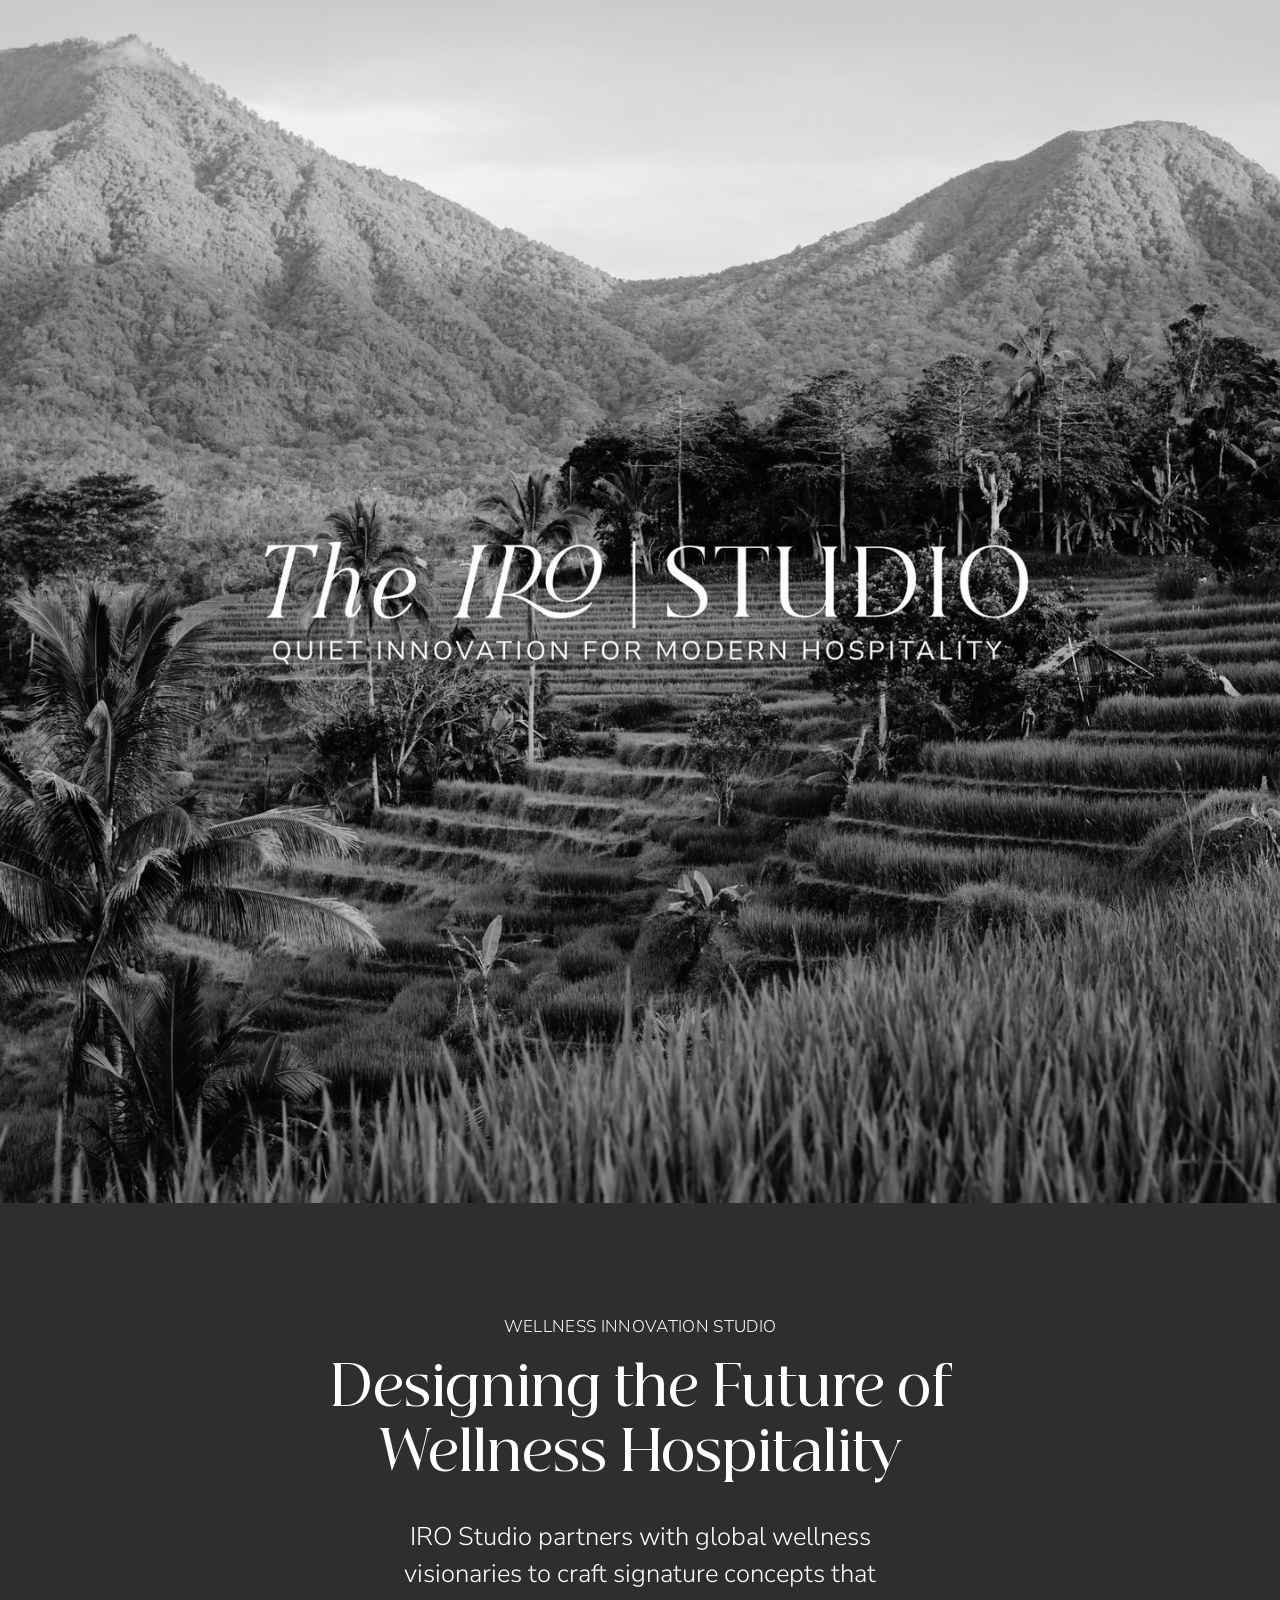
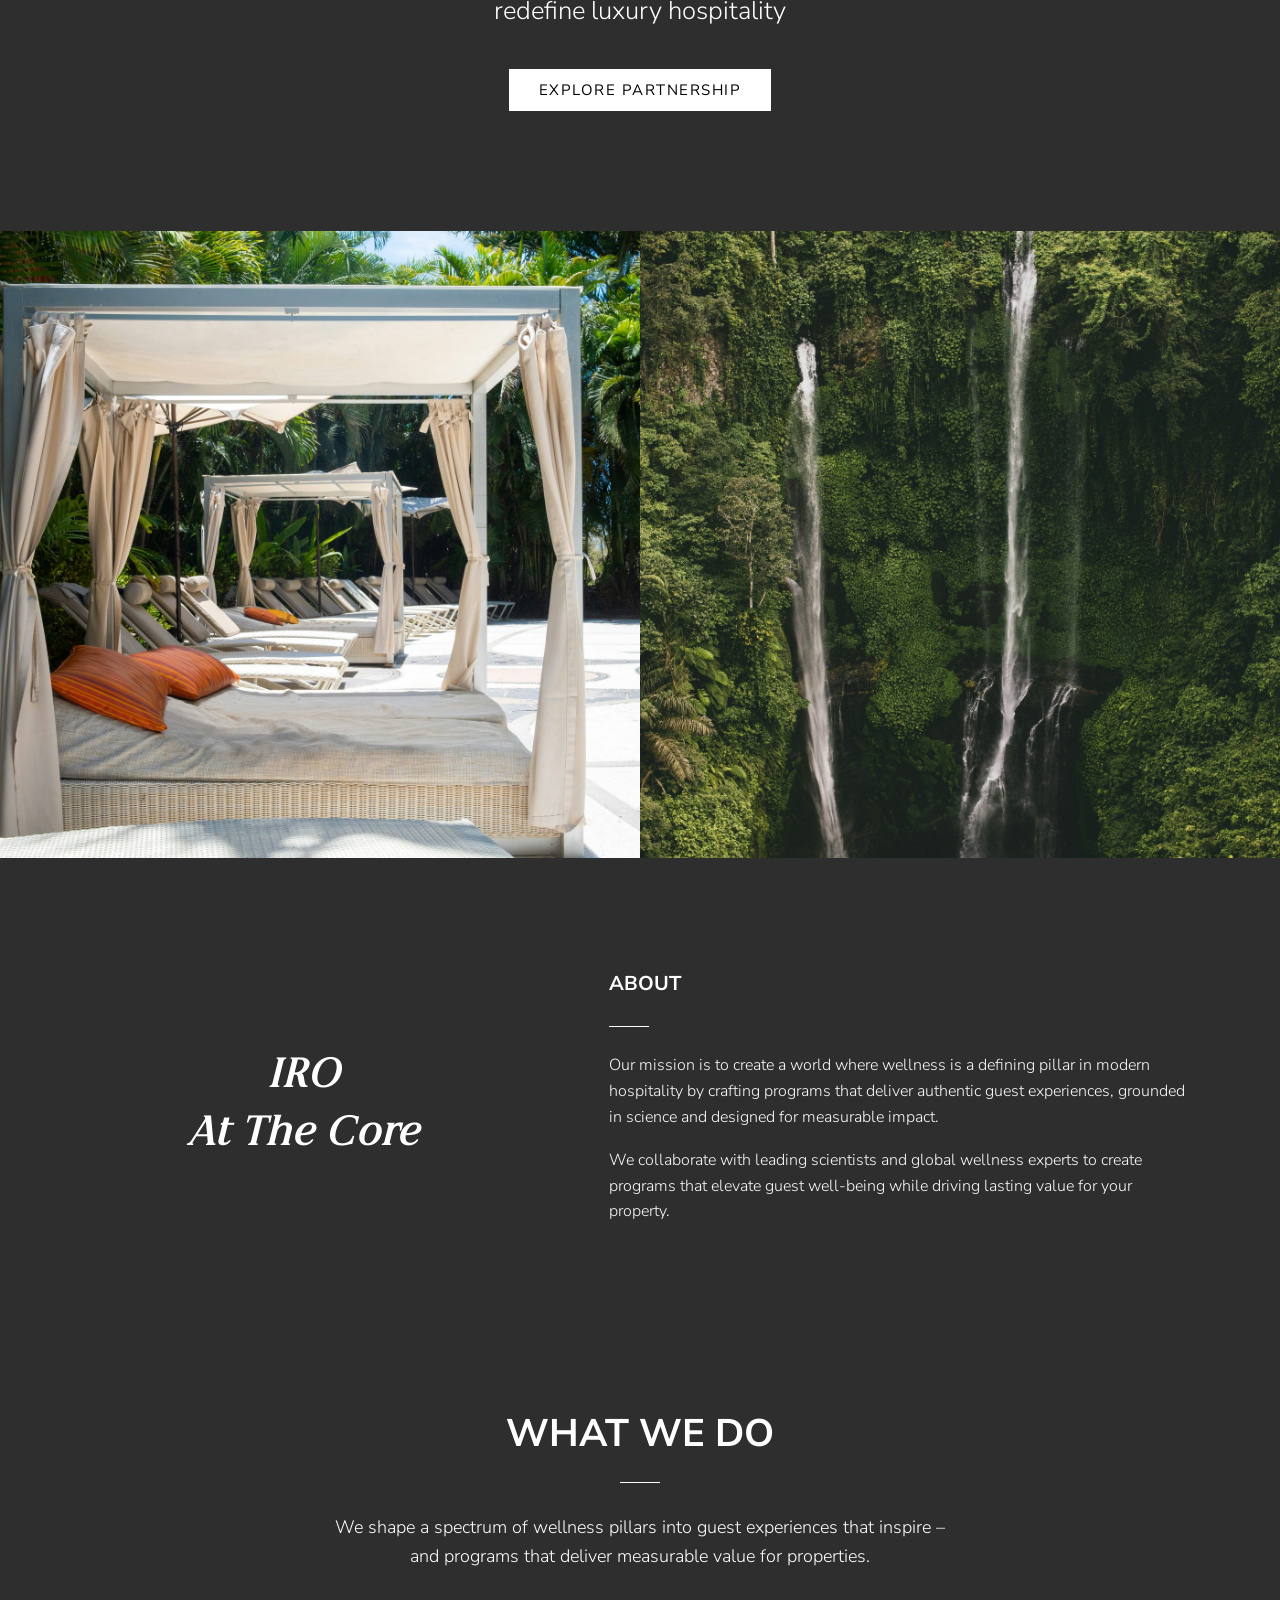
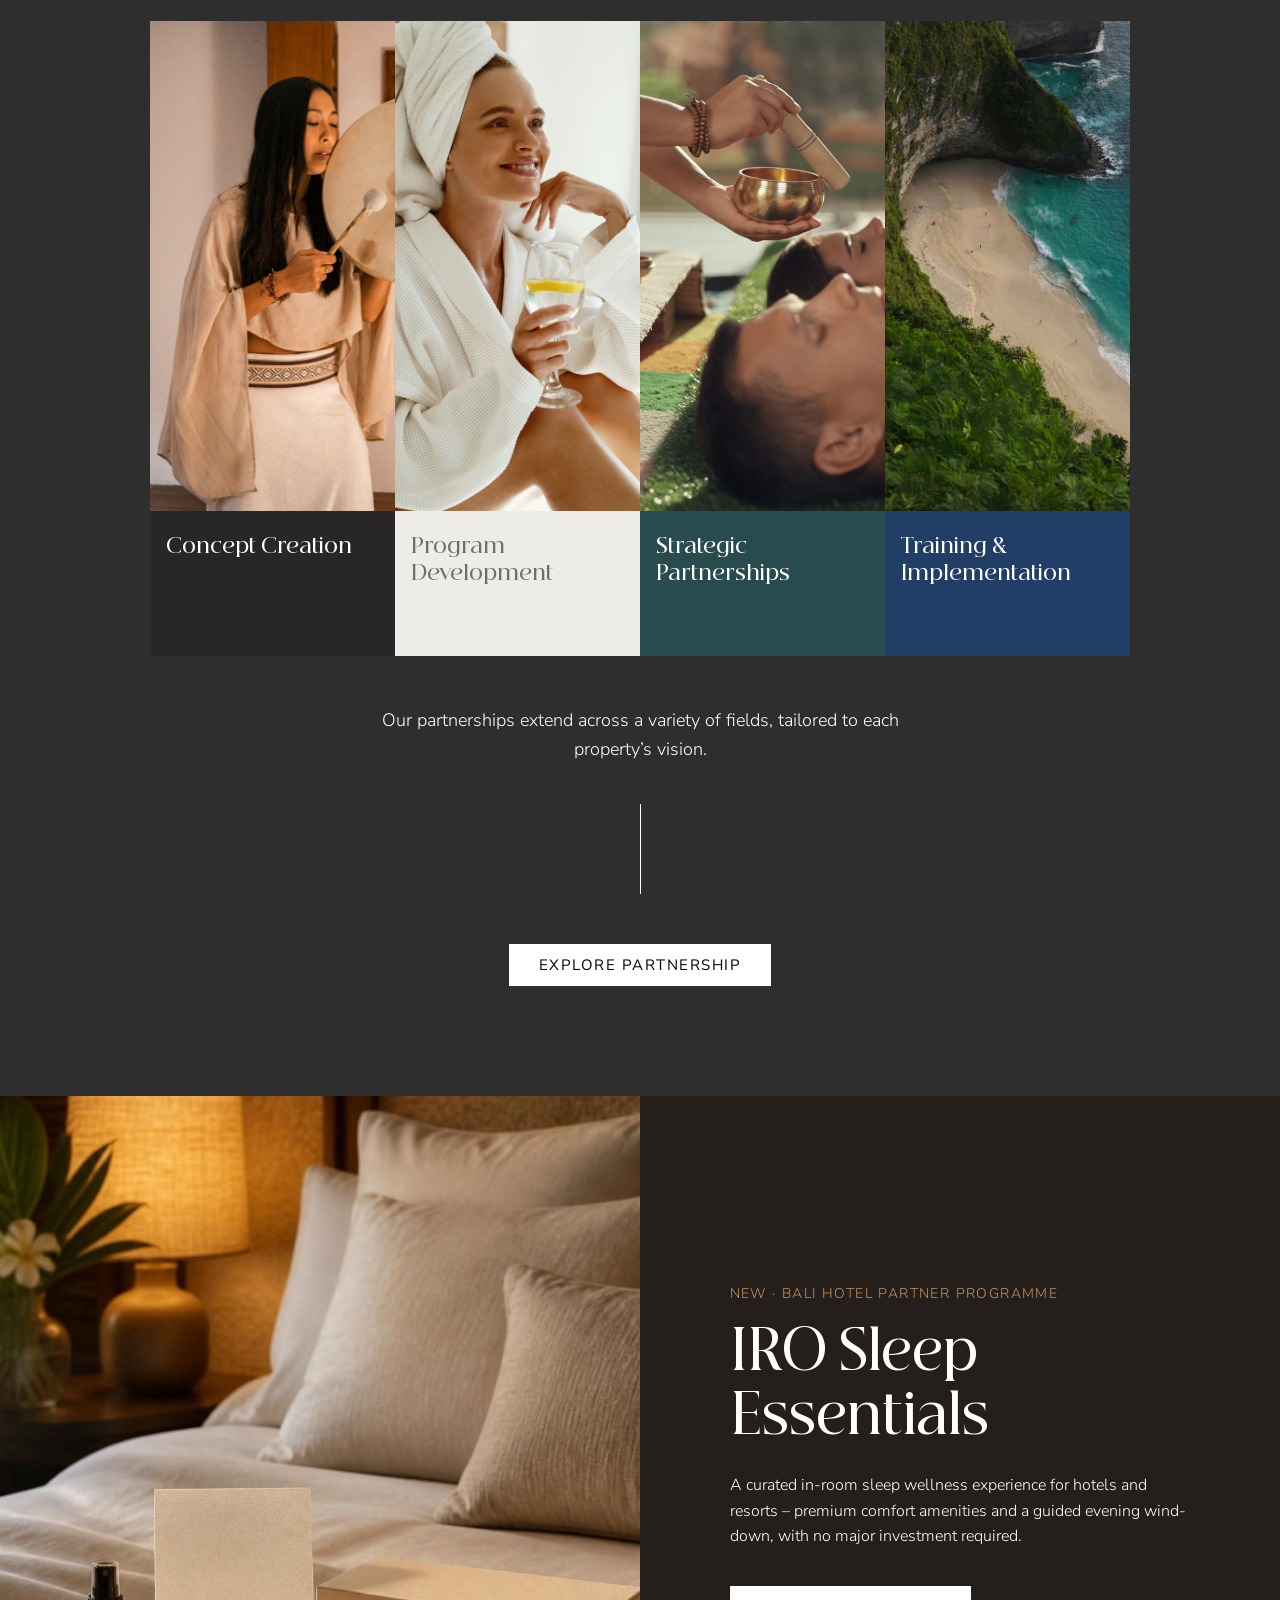
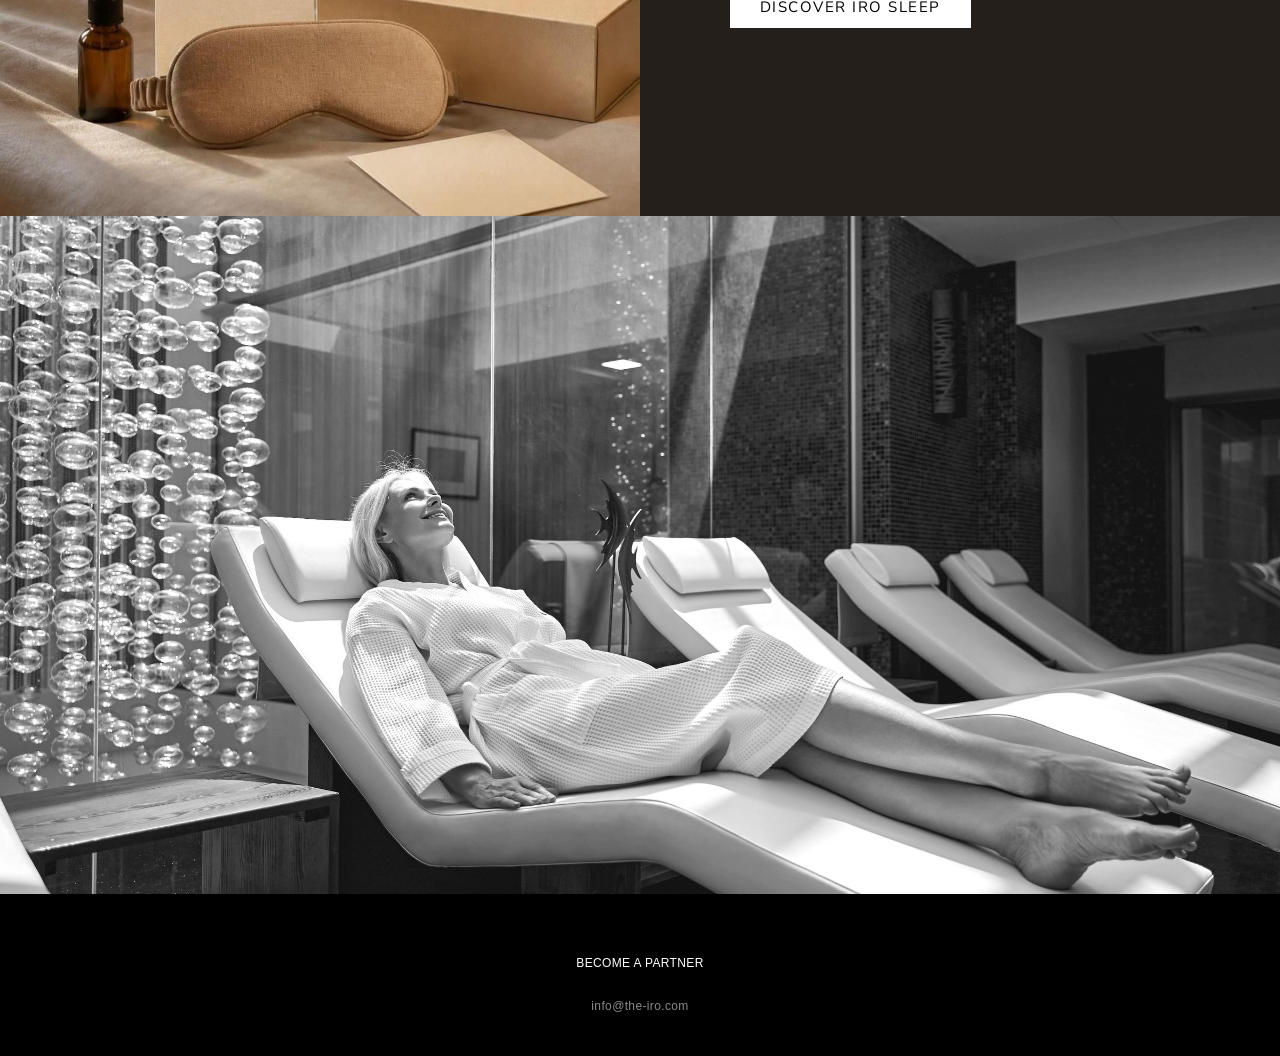
<file: index.html>
<!DOCTYPE html>
<html lang="en">
<head>
  <meta charset="utf-8">
  <meta name="viewport" content="width=device-width, initial-scale=1">
  <title>THE IRO STUDIO | Wellness Concepts for Luxury Hospitality</title>
  <meta name="description" content="IRO Studio designs science-backed wellness concepts for luxury hotels and resorts, elevating guest experiences and driving measurable value.">

  <meta property="og:type" content="website">
  <meta property="og:url" content="https://the-iro.com/">
  <meta property="og:title" content="THE IRO STUDIO | Wellness Concepts for Luxury Hospitality">
  <meta property="og:description" content="Science-backed wellness concepts for luxury hotels and resorts.">
  <meta property="og:image" content="https://the-iro.com/assets/img/hero.jpg">
  <meta name="twitter:card" content="summary_large_image">
  <link rel="canonical" href="https://the-iro.com/">

  <link rel="preconnect" href="https://fonts.googleapis.com">
  <link rel="preconnect" href="https://fonts.gstatic.com" crossorigin>
  <link href="https://fonts.googleapis.com/css2?family=Cormorant+Garamond:ital,wght@0,500;1,600&family=Nunito+Sans:wght@300;400;700&display=swap" rel="stylesheet">
  <link rel="stylesheet" href="styles.css?v=3">
</head>
<body>

  <header class="hero">
    <h1 class="sr-only">The IRO Studio – Quiet innovation for modern hospitality</h1>
    <img class="hero__img" src="assets/img/hero.jpg" alt="The IRO Studio – quiet innovation for modern hospitality, over Bali mountains and rice terraces">
  </header>

  <main>

    <section class="intro dark">
      <p class="eyebrow">WELLNESS INNOVATION STUDIO</p>
      <h2 class="headline">Designing the Future of<br>Wellness Hospitality</h2>
      <p class="lead">IRO Studio partners with global wellness visionaries to craft signature concepts that redefine luxury hospitality</p>
      <a class="btn" href="mailto:info@the-iro.com?subject=Explore%20Partnership">EXPLORE PARTNERSHIP</a>
    </section>

    <div class="split">
      <img src="assets/img/split-left.jpg" alt="Shaded daybeds beside a resort pool" loading="lazy">
      <img src="assets/img/split-right.jpg" alt="Waterfalls in a tropical rainforest" loading="lazy">
    </div>

    <section class="about dark">
      <p class="about__title">IRO<br>At The Core</p>
      <div class="about__text">
        <h2 class="label">ABOUT</h2>
        <span class="rule-h"></span>
        <p>Our mission is to create a world where wellness is a defining pillar in modern hospitality by crafting programs that deliver authentic guest experiences, grounded in science and designed for measurable impact.</p>
        <p>We collaborate with leading scientists and global wellness experts to create programs that elevate guest well-being while driving lasting value for your property.</p>
      </div>
    </section>

    <section class="what dark">
      <h2 class="what__title">WHAT WE DO</h2>
      <span class="rule-h rule-h--center"></span>
      <p class="what__lead">We shape a spectrum of wellness pillars into guest experiences that inspire – and programs that deliver measurable value for properties.</p>
      <div class="tiles">
        <div class="tile tile--charcoal">
          <img src="assets/img/concept.jpg" alt="Woman in a robe holding a singing bowl" loading="lazy">
          <p>Concept Creation</p>
        </div>
        <div class="tile tile--sand">
          <img src="assets/img/program.jpg" alt="Smiling guest in a towel with a drink" loading="lazy">
          <p>Program Development</p>
        </div>
        <div class="tile tile--teal">
          <img src="assets/img/partnerships.jpg" alt="Sound bowl therapy session" loading="lazy">
          <p>Strategic Partnerships</p>
        </div>
        <div class="tile tile--navy">
          <img src="assets/img/training.jpg" alt="Coastal cliffs above a turquoise bay" loading="lazy">
          <p>Training &amp; Implementation</p>
        </div>
      </div>
      <p class="what__note">Our partnerships extend across a variety of fields, tailored to each property’s vision.</p>
      <span class="rule-v"></span>
      <a class="btn" href="mailto:info@the-iro.com?subject=Explore%20Partnership">EXPLORE PARTNERSHIP</a>
    </section>

    <section class="teaser">
      <img class="teaser__img" src="assets/img/sleep/kit.jpg" alt="IRO Sleep kit on a bed: silk eye mask, ritual card and botanical oil" loading="lazy">
      <div class="teaser__body">
        <p class="eyebrow">NEW · BALI HOTEL PARTNER PROGRAMME</p>
        <h2 class="headline">IRO Sleep Essentials</h2>
        <p>A curated in-room sleep wellness experience for hotels and resorts – premium comfort amenities and a guided evening wind-down, with no major investment required.</p>
        <a class="btn" href="sleep">DISCOVER IRO SLEEP</a>
      </div>
    </section>

    <div class="closing">
      <img src="assets/img/closing.jpg" alt="Guest relaxing on a lounger in a spa relaxation room" loading="lazy">
    </div>

  </main>

  <footer class="footer">
    <a href="mailto:info@the-iro.com?subject=Partnership%20Inquiry">BECOME A PARTNER</a>
    <p class="footer__mail"><a href="mailto:info@the-iro.com">info@the-iro.com</a></p>
  </footer>

</body>
</html>
</file>
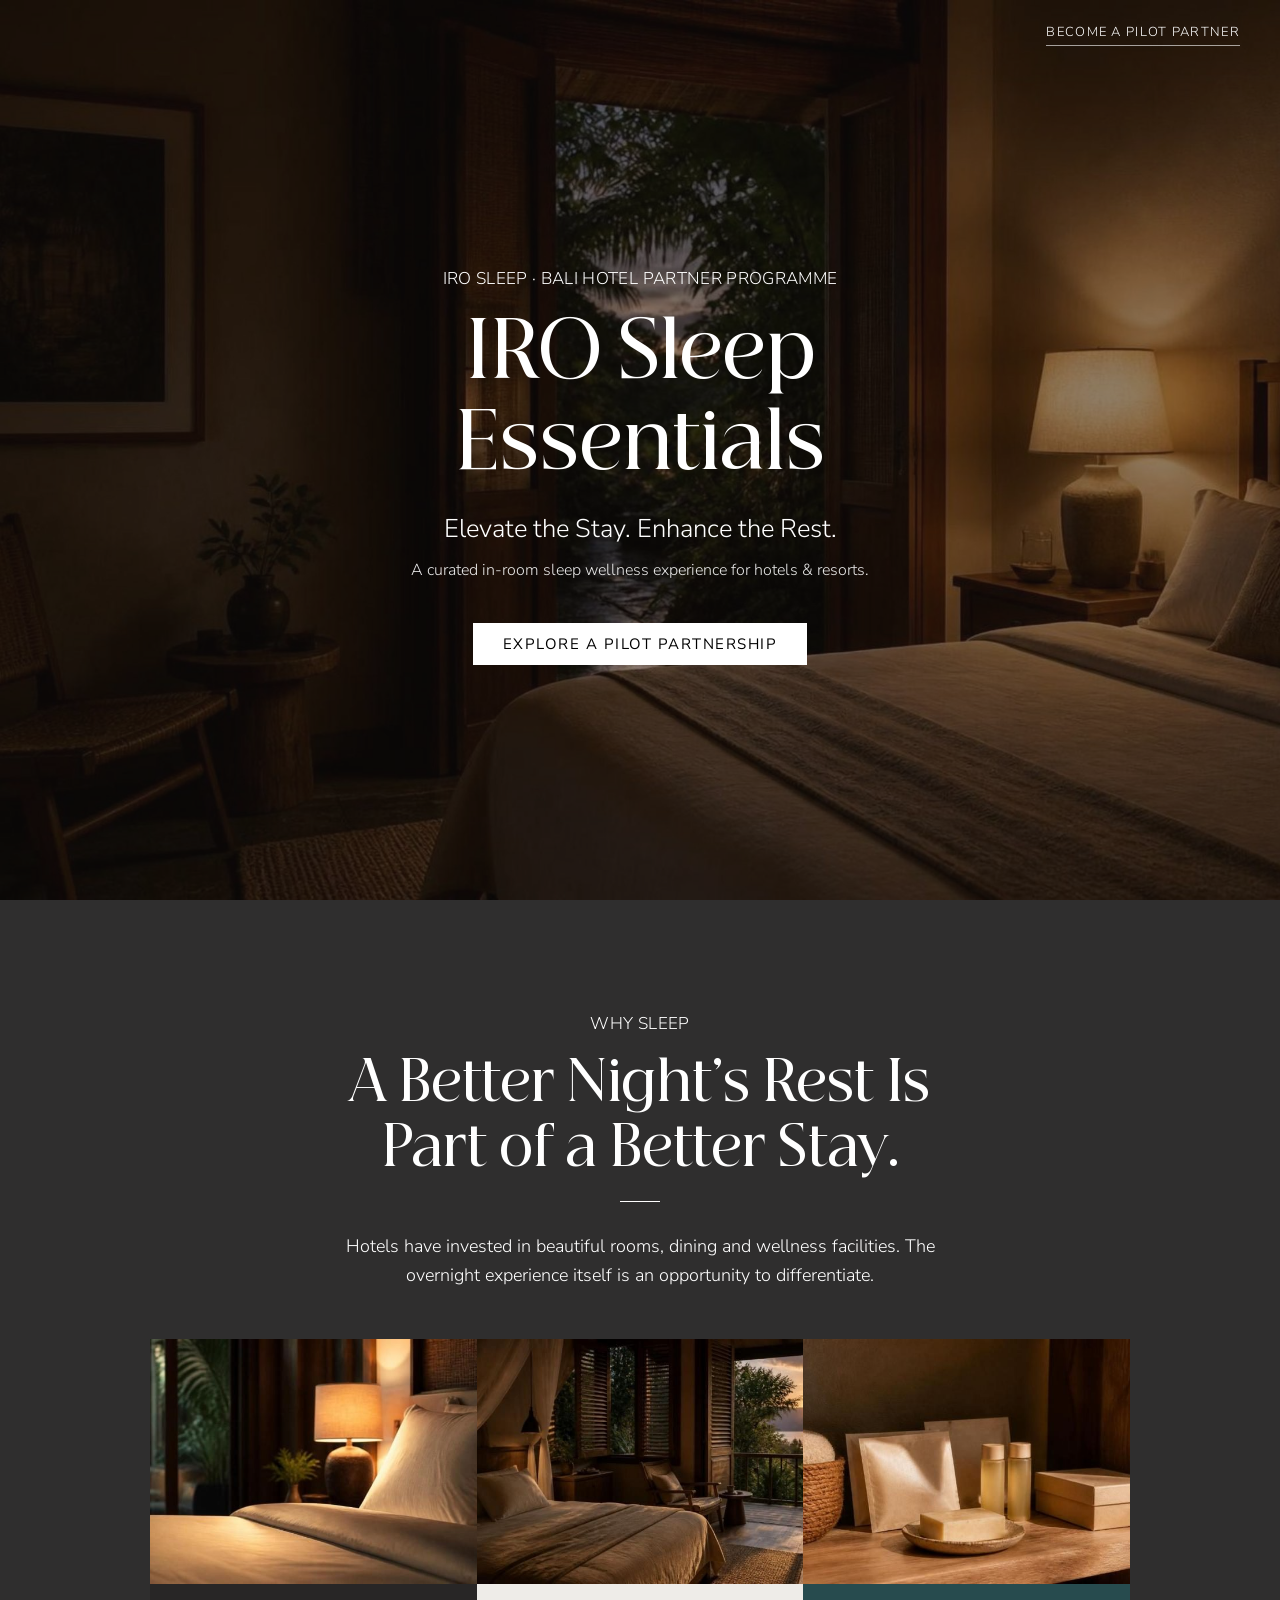
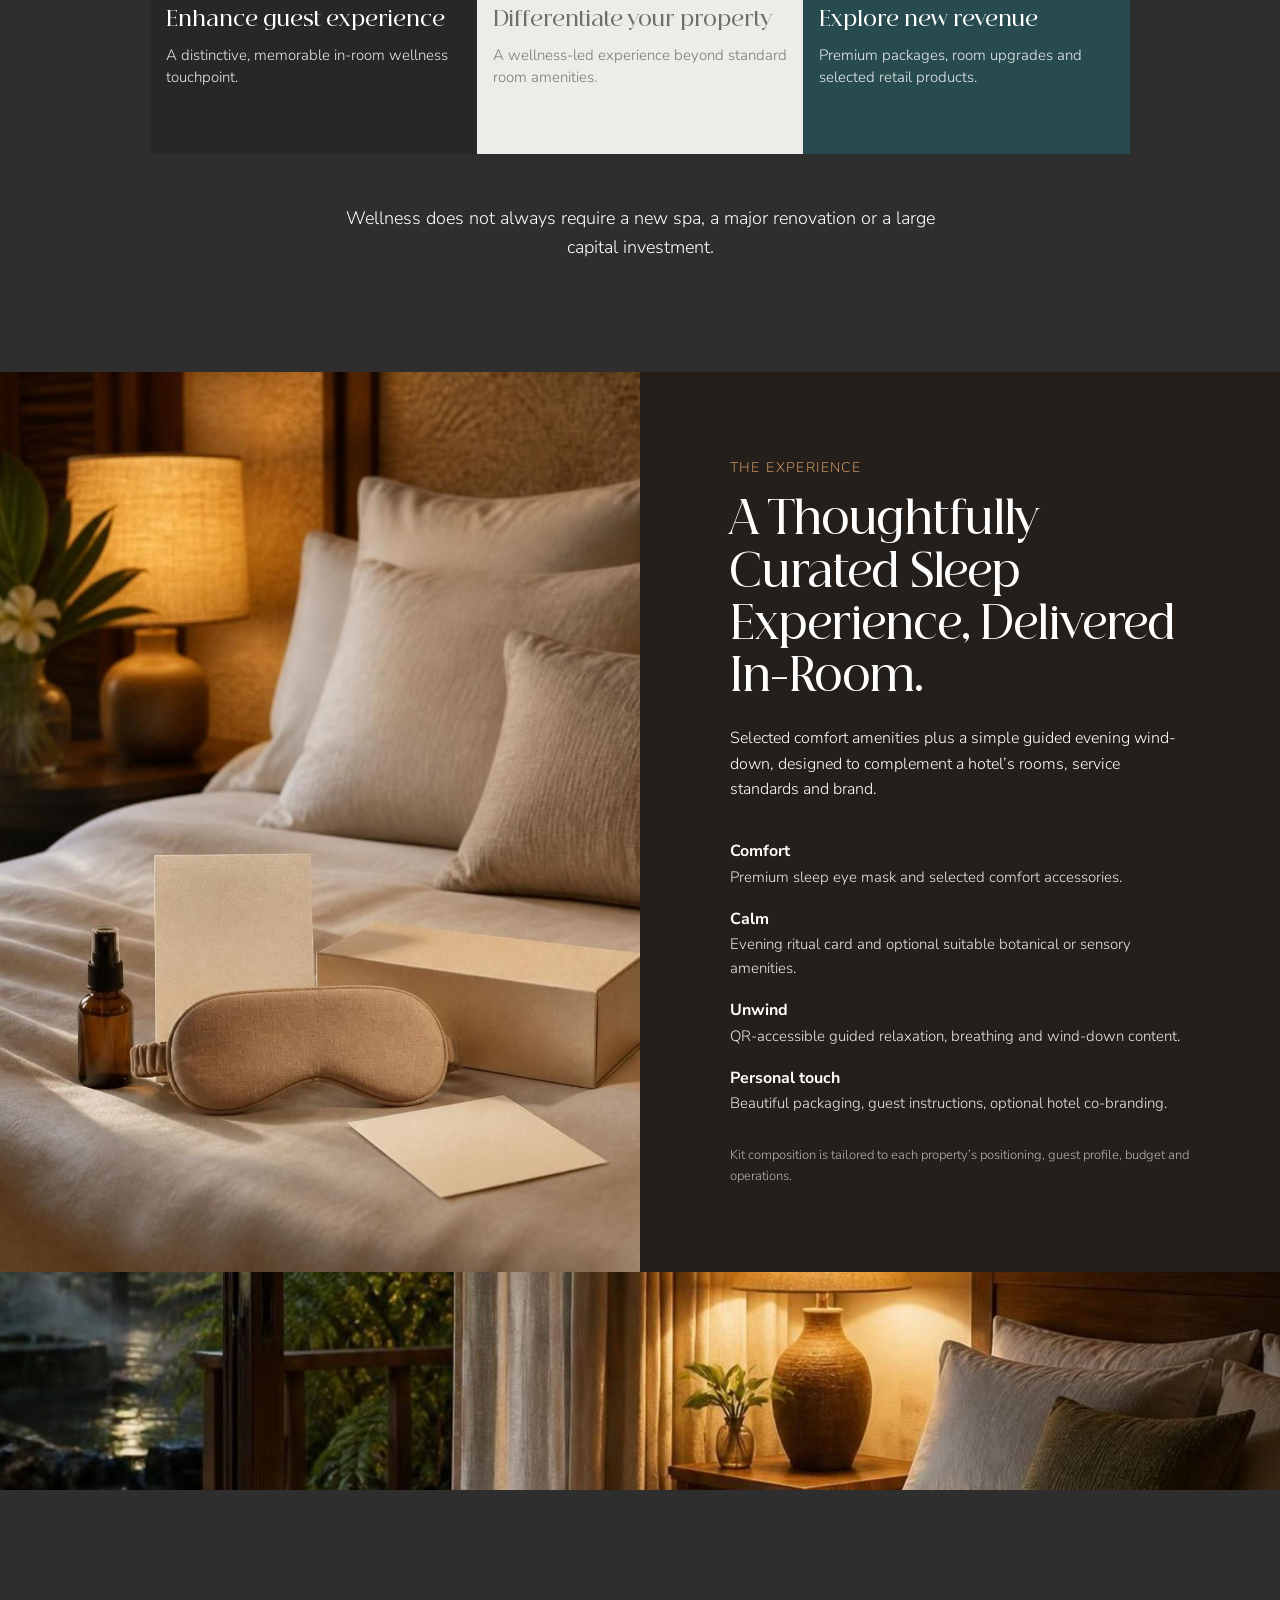
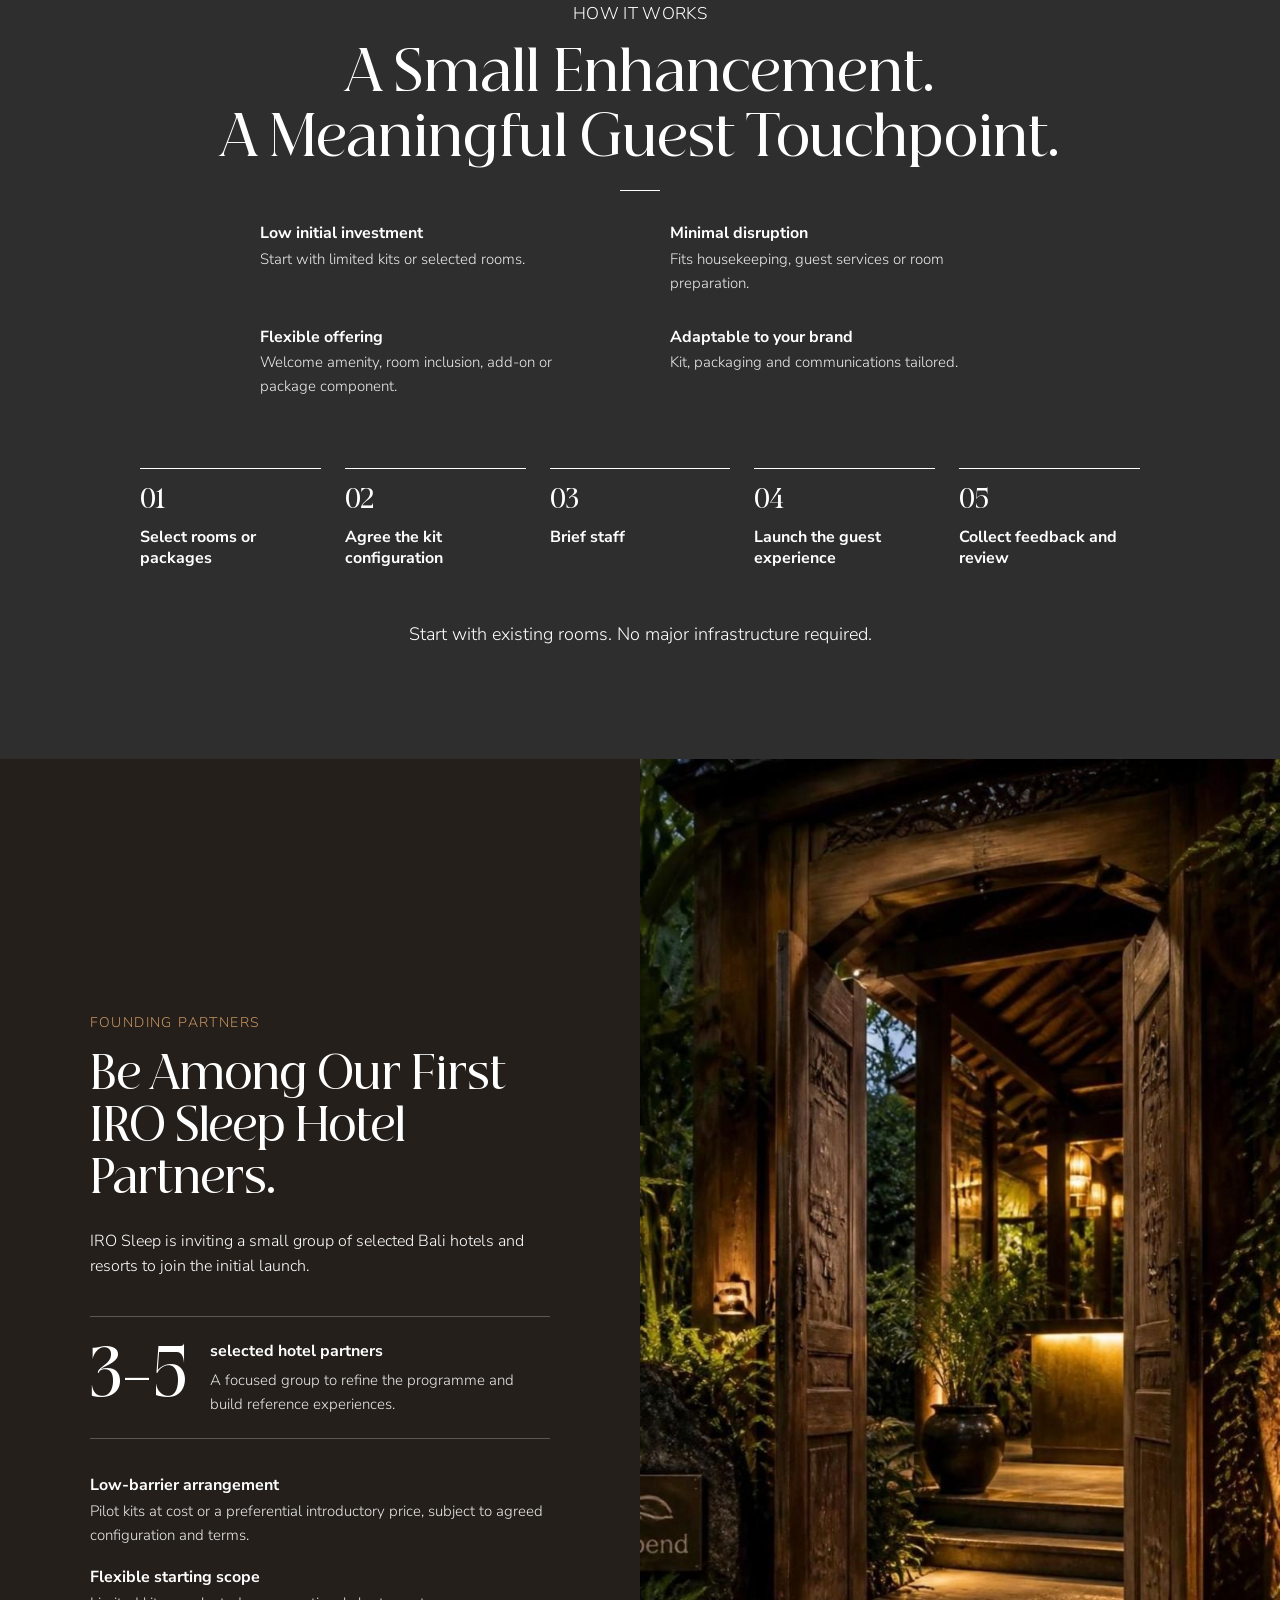
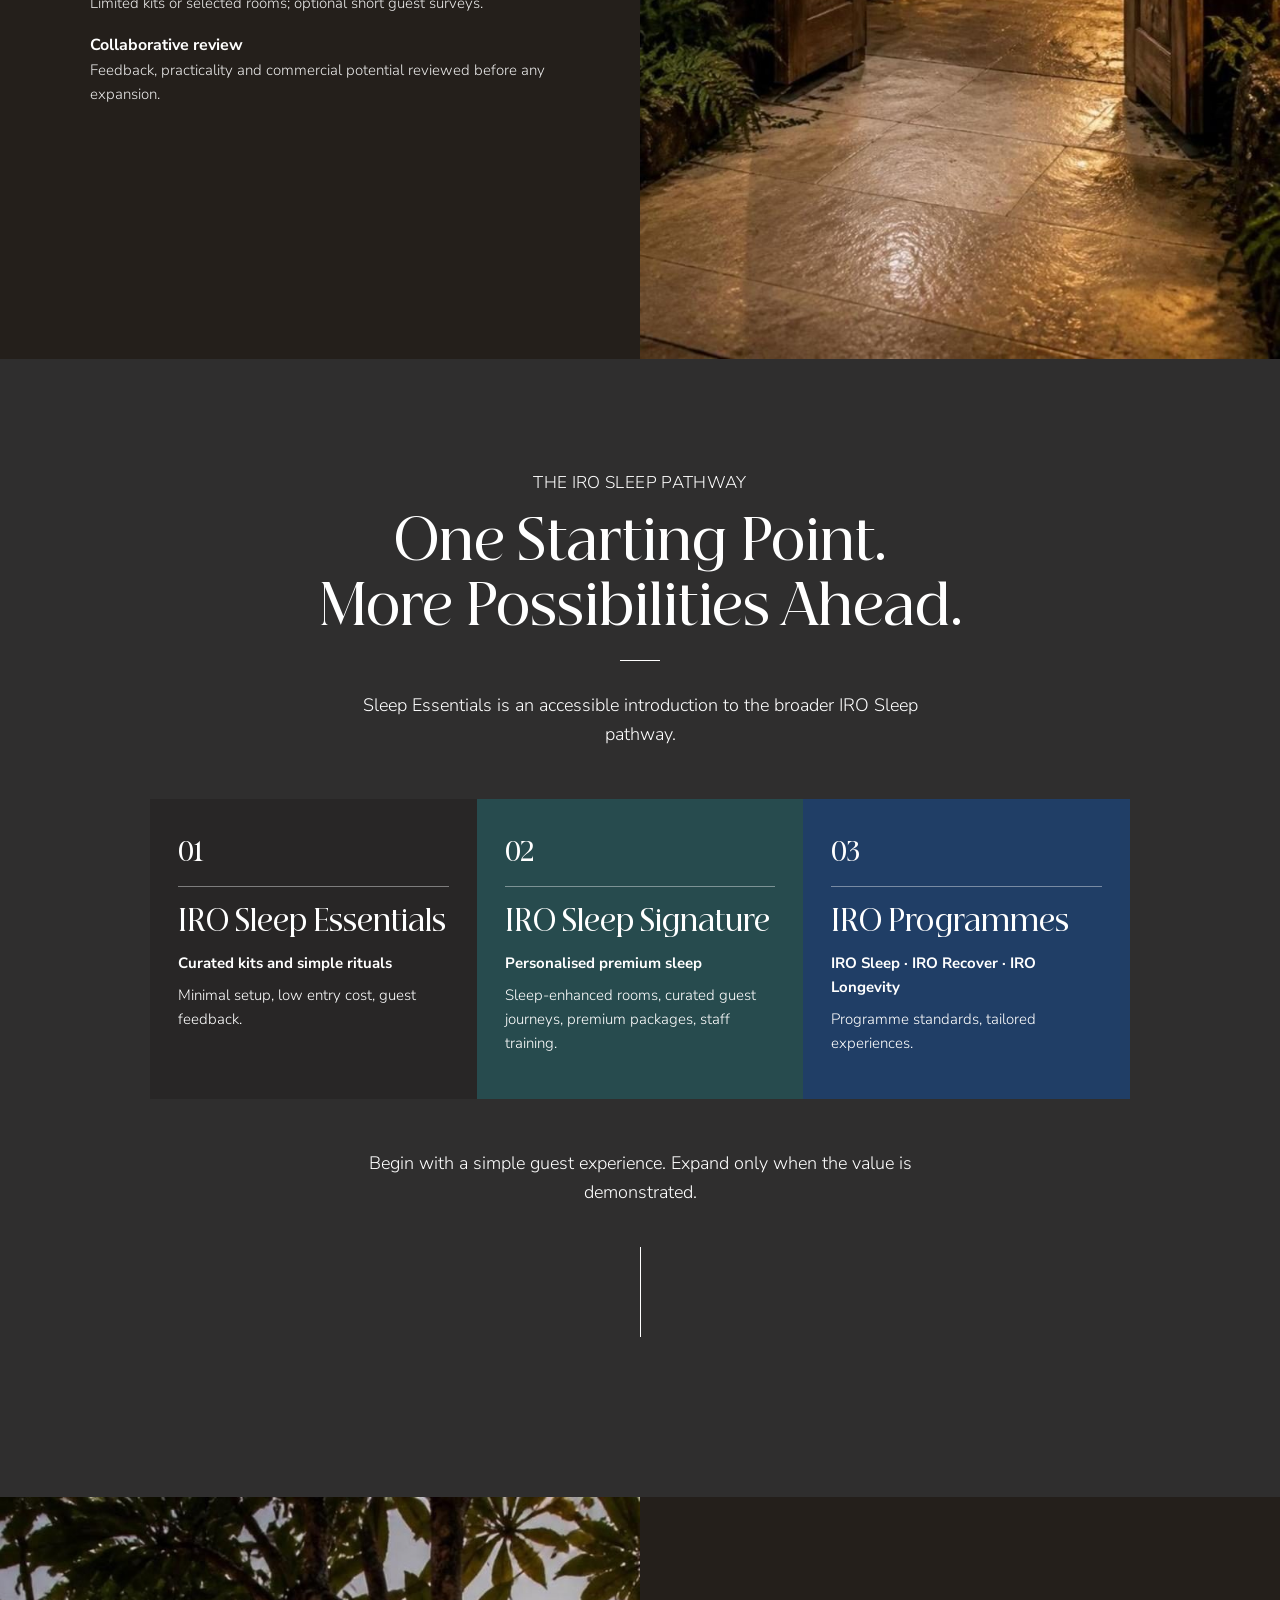
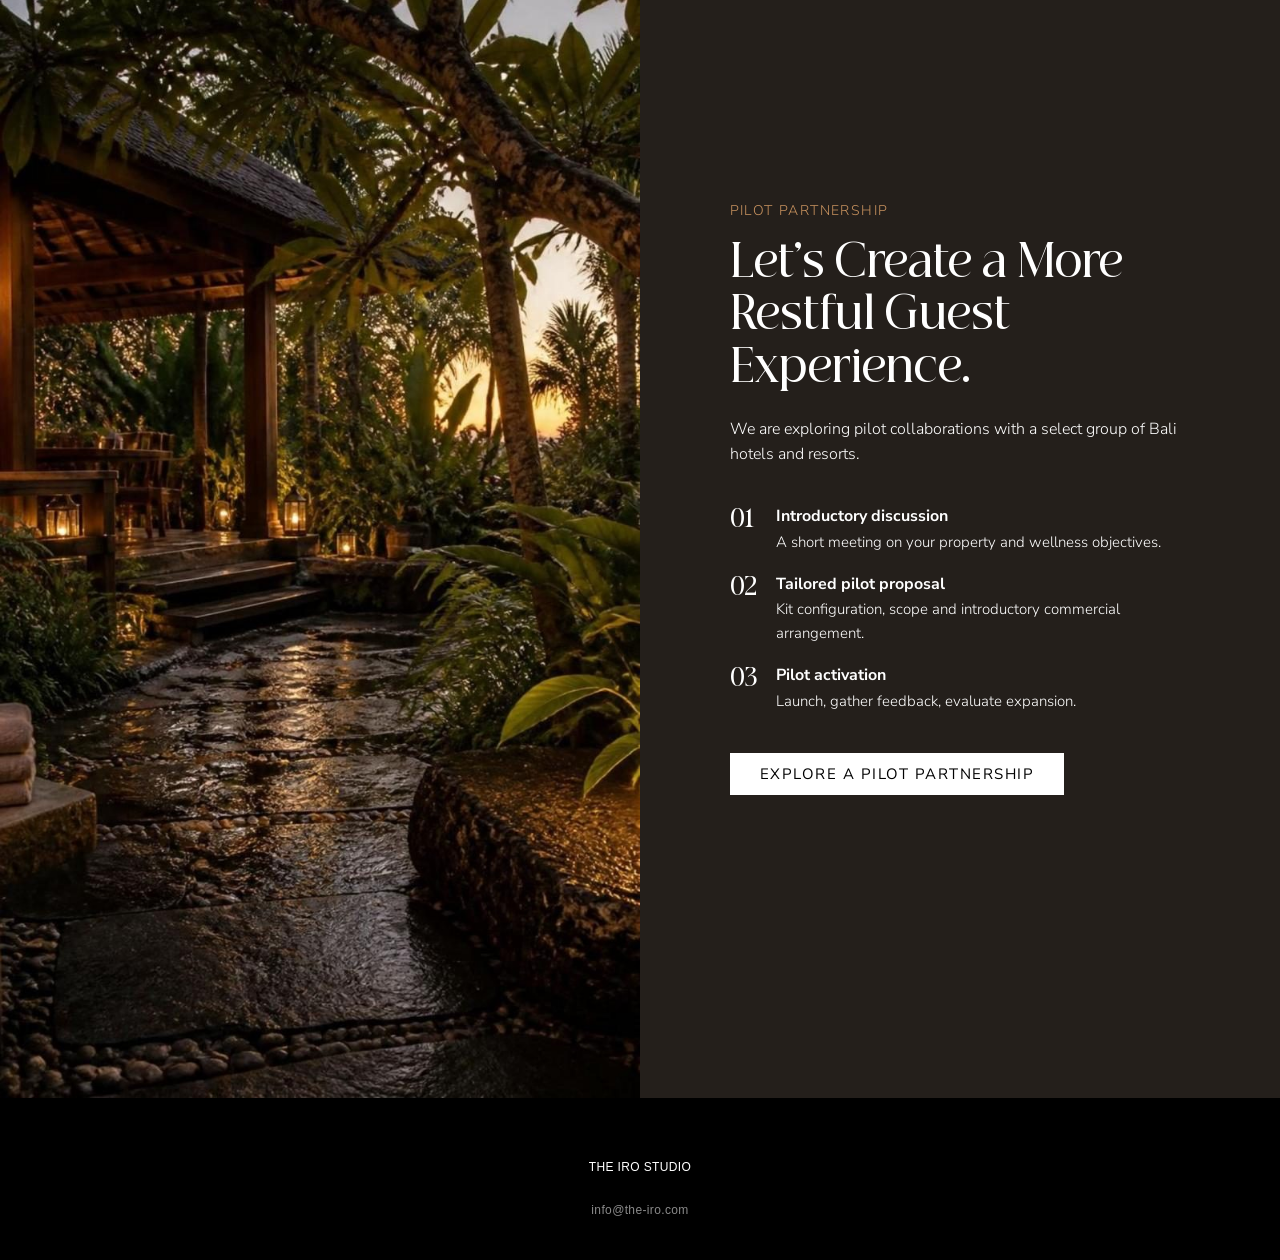
<file: sleep.html>
<!DOCTYPE html>
<html lang="en">
<head>
  <meta charset="utf-8">
  <meta name="viewport" content="width=device-width, initial-scale=1">
  <title>IRO Sleep Essentials | In-Room Sleep Wellness for Hotels &amp; Resorts</title>
  <meta name="description" content="IRO Sleep Essentials is a curated in-room sleep wellness experience for hotels and resorts in Bali: premium comfort amenities and a guided evening wind-down, with no major investment required.">

  <meta property="og:type" content="website">
  <meta property="og:url" content="https://the-iro.com/sleep">
  <meta property="og:title" content="IRO Sleep Essentials – Elevate the Stay. Enhance the Rest.">
  <meta property="og:description" content="A curated in-room sleep wellness experience for hotels and resorts.">
  <meta property="og:image" content="https://the-iro.com/assets/img/sleep/hero.jpg">
  <meta name="twitter:card" content="summary_large_image">
  <link rel="canonical" href="https://the-iro.com/sleep">

  <link rel="preconnect" href="https://fonts.googleapis.com">
  <link rel="preconnect" href="https://fonts.gstatic.com" crossorigin>
  <link href="https://fonts.googleapis.com/css2?family=Cormorant+Garamond:ital,wght@0,500;1,600&family=Nunito+Sans:wght@300;400;700&display=swap" rel="stylesheet">
  <link rel="stylesheet" href="styles.css?v=3">
  <link rel="stylesheet" href="sleep.css?v=3">
</head>
<body>

  <nav class="topbar">
    <a href="#pilot" class="topbar__cta">Become a pilot partner</a>
  </nav>

  <!-- HERO -->
  <header class="s-hero">
    <img class="s-hero__img" src="assets/img/sleep/hero.jpg" alt="Softly lit hotel bedroom at dusk with a view of the tropical garden">
    <div class="s-hero__body">
      <p class="eyebrow">IRO SLEEP · BALI HOTEL PARTNER PROGRAMME</p>
      <h1 class="headline">IRO Sleep Essentials</h1>
      <p class="lead">Elevate the Stay. Enhance the Rest.</p>
      <p class="s-hero__sub">A curated in-room sleep wellness experience for hotels &amp; resorts.</p>
      <a class="btn" href="#pilot">EXPLORE A PILOT PARTNERSHIP</a>
    </div>
  </header>

  <main>

    <!-- WHY -->
    <section class="s-center dark">
      <p class="eyebrow">WHY SLEEP</p>
      <h2 class="headline">A Better Night’s Rest Is<br>Part of a Better Stay.</h2>
      <span class="rule-h rule-h--center"></span>
      <p class="s-lead">Hotels have invested in beautiful rooms, dining and wellness facilities. The overnight experience itself is an opportunity to differentiate.</p>
      <div class="tiles tiles--3">
        <div class="tile tile--charcoal">
          <img src="assets/img/sleep/guest.jpg" alt="Bedside lamp glowing beside crisp pillows" loading="lazy">
          <p>Enhance guest experience<small>A distinctive, memorable in-room wellness touchpoint.</small></p>
        </div>
        <div class="tile tile--sand">
          <img src="assets/img/sleep/differentiate.jpg" alt="Canopy bed in a villa overlooking the sea at sunset" loading="lazy">
          <p>Differentiate your property<small>A wellness-led experience beyond standard room amenities.</small></p>
        </div>
        <div class="tile tile--teal">
          <img src="assets/img/sleep/revenue.jpg" alt="Curated amenities arranged on a wooden shelf" loading="lazy">
          <p>Explore new revenue<small>Premium packages, room upgrades and selected retail products.</small></p>
        </div>
      </div>
      <p class="s-lead s-lead--after">Wellness does not always require a new spa, a major renovation or a large capital investment.</p>
    </section>

    <!-- THE KIT -->
    <section class="teaser">
      <img class="teaser__img" src="assets/img/sleep/kit.jpg" alt="Sleep kit on a bed: silk eye mask, ritual card and botanical oil" loading="lazy">
      <div class="teaser__body">
        <p class="eyebrow">THE EXPERIENCE</p>
        <h2 class="headline">A Thoughtfully Curated Sleep Experience, Delivered In-Room.</h2>
        <p>Selected comfort amenities plus a simple guided evening wind-down, designed to complement a hotel’s rooms, service standards and brand.</p>
        <dl class="s-list">
          <div><dt>Comfort</dt><dd>Premium sleep eye mask and selected comfort accessories.</dd></div>
          <div><dt>Calm</dt><dd>Evening ritual card and optional suitable botanical or sensory amenities.</dd></div>
          <div><dt>Unwind</dt><dd>QR-accessible guided relaxation, breathing and wind-down content.</dd></div>
          <div><dt>Personal touch</dt><dd>Beautiful packaging, guest instructions, optional hotel co-branding.</dd></div>
        </dl>
        <p class="s-fine">Kit composition is tailored to each property’s positioning, guest profile, budget and operations.</p>
      </div>
    </section>

    <div class="s-band"><img src="assets/img/sleep/band.jpg" alt="" loading="lazy"></div>

    <!-- HOW IT WORKS -->
    <section class="s-center dark">
      <p class="eyebrow">HOW IT WORKS</p>
      <h2 class="headline">A Small Enhancement.<br>A Meaningful Guest Touchpoint.</h2>
      <span class="rule-h rule-h--center"></span>
      <dl class="s-list s-list--grid">
        <div><dt>Low initial investment</dt><dd>Start with limited kits or selected rooms.</dd></div>
        <div><dt>Minimal disruption</dt><dd>Fits housekeeping, guest services or room preparation.</dd></div>
        <div><dt>Flexible offering</dt><dd>Welcome amenity, room inclusion, add-on or package component.</dd></div>
        <div><dt>Adaptable to your brand</dt><dd>Kit, packaging and communications tailored.</dd></div>
      </dl>
      <ol class="s-steps">
        <li><span>01</span>Select rooms or packages</li>
        <li><span>02</span>Agree the kit configuration</li>
        <li><span>03</span>Brief staff</li>
        <li><span>04</span>Launch the guest experience</li>
        <li><span>05</span>Collect feedback and review</li>
      </ol>
      <p class="s-lead s-lead--after">Start with existing rooms. No major infrastructure required.</p>
    </section>

    <!-- FOUNDING PARTNERS -->
    <section class="teaser teaser--reverse">
      <img class="teaser__img" src="assets/img/sleep/door.jpg" alt="Carved wooden doorway opening onto a lantern-lit path" loading="lazy">
      <div class="teaser__body">
        <p class="eyebrow">FOUNDING PARTNERS</p>
        <h2 class="headline">Be Among Our First IRO Sleep Hotel Partners.</h2>
        <p>IRO Sleep is inviting a small group of selected Bali hotels and resorts to join the initial launch.</p>
        <div class="s-stat">
          <span class="s-stat__num">3–5</span>
          <span class="s-stat__label">selected hotel partners<small>A focused group to refine the programme and build reference experiences.</small></span>
        </div>
        <dl class="s-list">
          <div><dt>Low-barrier arrangement</dt><dd>Pilot kits at cost or a preferential introductory price, subject to agreed configuration and terms.</dd></div>
          <div><dt>Flexible starting scope</dt><dd>Limited kits or selected rooms; optional short guest surveys.</dd></div>
          <div><dt>Collaborative review</dt><dd>Feedback, practicality and commercial potential reviewed before any expansion.</dd></div>
        </dl>
      </div>
    </section>

    <!-- PATH -->
    <section class="s-center dark">
      <p class="eyebrow">THE IRO SLEEP PATHWAY</p>
      <h2 class="headline">One Starting Point.<br>More Possibilities Ahead.</h2>
      <span class="rule-h rule-h--center"></span>
      <p class="s-lead">Sleep Essentials is an accessible introduction to the broader IRO Sleep pathway.</p>
      <div class="s-path">
        <div class="s-path__item tile--charcoal">
          <span>01</span>
          <h3>IRO Sleep Essentials</h3>
          <p class="s-path__lead">Curated kits and simple rituals</p>
          <p>Minimal setup, low entry cost, guest feedback.</p>
        </div>
        <div class="s-path__item tile--teal">
          <span>02</span>
          <h3>IRO Sleep Signature</h3>
          <p class="s-path__lead">Personalised premium sleep</p>
          <p>Sleep-enhanced rooms, curated guest journeys, premium packages, staff training.</p>
        </div>
        <div class="s-path__item tile--navy">
          <span>03</span>
          <h3>IRO Programmes</h3>
          <p class="s-path__lead">IRO Sleep · IRO Recover · IRO Longevity</p>
          <p>Programme standards, tailored experiences.</p>
        </div>
      </div>
      <p class="s-lead s-lead--after">Begin with a simple guest experience. Expand only when the value is demonstrated.</p>
      <span class="rule-v"></span>
    </section>

    <!-- CTA -->
    <section class="teaser" id="pilot">
      <img class="teaser__img" src="assets/img/sleep/path.jpg" alt="Garden path lit by lanterns after rain" loading="lazy">
      <div class="teaser__body">
        <p class="eyebrow">PILOT PARTNERSHIP</p>
        <h2 class="headline">Let’s Create a More Restful Guest Experience.</h2>
        <p>We are exploring pilot collaborations with a select group of Bali hotels and resorts.</p>
        <ol class="s-numbered">
          <li><strong>Introductory discussion</strong>A short meeting on your property and wellness objectives.</li>
          <li><strong>Tailored pilot proposal</strong>Kit configuration, scope and introductory commercial arrangement.</li>
          <li><strong>Pilot activation</strong>Launch, gather feedback, evaluate expansion.</li>
        </ol>
        <a class="btn" href="mailto:info@the-iro.com?subject=IRO%20Sleep%20Essentials%20Pilot%20Partnership">EXPLORE A PILOT PARTNERSHIP</a>
      </div>
    </section>

  </main>

  <footer class="footer">
    <a href="./">THE IRO STUDIO</a>
    <p class="footer__mail"><a href="mailto:info@the-iro.com">info@the-iro.com</a></p>
  </footer>

</body>
</html>
</file>
<file: styles.css>
/* THE IRO STUDIO — static rebuild of the Wix page */

/* The Wix site uses a custom serif that was uploaded to Wix. If you hold the
   licence, save it as assets/fonts/iro-serif.woff2 and it is used
   automatically; otherwise Cormorant Garamond stands in. */
@font-face {
  font-family: "IRO Serif";
  src: url("assets/fonts/iro-serif.woff2") format("woff2");
  font-display: swap;
}

:root {
  --dark: #2f2e2e;
  --sand: #eeece8;
  --serif: "IRO Serif", "Cormorant Garamond", Georgia, serif;
  --sans: "Nunito Sans", "Helvetica Neue", Arial, sans-serif;
}

* { box-sizing: border-box; margin: 0; padding: 0; }
body {
  background: var(--dark);
  color: #fff;
  font-family: var(--sans);
  font-weight: 300;
  font-size: 16px;
  line-height: 1.6;
  -webkit-font-smoothing: antialiased;
}
img { display: block; max-width: 100%; }
a { color: inherit; }
.sr-only { position: absolute; width: 1px; height: 1px; overflow: hidden; clip: rect(0 0 0 0); white-space: nowrap; }

/* ---------- shared ---------- */
.dark { background: var(--dark); }
.btn {
  display: inline-block;
  background: #fff;
  color: #000;
  font-weight: 400;
  font-size: 15px;
  letter-spacing: .1em;
  text-decoration: none;
  padding: 9px 30px;
  transition: background .25s, color .25s;
}
.btn:hover { background: var(--sand); }
.eyebrow { font-size: 17px; letter-spacing: .02em; }
.label { font-size: 20px; font-weight: 700; }
.rule-h { display: block; width: 40px; height: 1px; background: #fff; margin: 26px 0; }
.rule-h--center { margin: 18px auto 30px; }
.rule-v { display: block; width: 1px; height: 90px; background: #fff; margin: 40px auto 50px; }

/* ---------- hero ---------- */
.hero__img { width: 100%; height: 94vw; max-height: 1400px; object-fit: cover; }

/* ---------- intro ---------- */
.intro { text-align: center; padding: 110px 24px 120px; }
.headline {
  font-family: var(--serif);
  font-weight: 500;
  font-size: clamp(34px, 4.4vw, 54px);
  line-height: 1.2;
  margin: 18px 0 30px;
}
.lead { font-size: clamp(19px, 2vw, 26px); max-width: 520px; margin: 0 auto 40px; line-height: 1.45; }

/* ---------- split images ---------- */
.split { display: grid; grid-template-columns: 1fr 1fr; }
.split img { width: 100%; height: clamp(300px, 49vw, 700px); object-fit: cover; }

/* ---------- about ---------- */
.about {
  display: grid;
  grid-template-columns: 1fr 1.25fr;
  align-items: center;
  gap: 60px;
  max-width: 1240px;
  margin: 0 auto;
  padding: 110px 40px;
}
.about__title {
  font-family: var(--serif);
  font-style: italic;
  font-weight: 600;
  font-size: 36px;
  letter-spacing: .08em;
  line-height: 1.6;
  text-align: center;
}
.about__text p { color: #fafafa; max-width: 580px; margin-bottom: 18px; }

/* ---------- what we do ---------- */
.what { text-align: center; padding: 50px 40px 110px; }
.what__title { font-size: clamp(32px, 3vw, 43px); font-weight: 700; }
.what__lead { font-size: 18px; max-width: 620px; margin: 0 auto 50px; }
.what__note { font-size: 18px; max-width: 520px; margin: 50px auto 0; }

.tiles {
  display: grid;
  grid-template-columns: repeat(4, 1fr);
  max-width: 980px;
  margin: 0 auto;
  text-align: left;
}
.tile img { width: 100%; aspect-ratio: 245 / 490; object-fit: cover; }
.tile p {
  font-family: var(--serif);
  font-size: 21px;
  line-height: 1.3;
  padding: 22px 16px;
  min-height: 145px;
}
.tile--charcoal p { background: #282626; }
.tile--sand p { background: var(--sand); color: #6f6e6a; }
.tile--teal p { background: #274b4e; }
.tile--navy p { background: #203e66; }

/* ---------- IRO Sleep teaser ---------- */
.teaser { display: grid; grid-template-columns: 1fr 1fr; background: #241f1b; }
.teaser__img { width: 100%; height: 100%; max-height: 720px; object-fit: cover; }
.teaser__body { align-self: center; padding: 80px 7vw; }
.teaser__body .eyebrow { text-align: left; font-size: 14px; letter-spacing: .1em; color: #c9935f; }
.teaser__body .headline { margin: 16px 0 22px; }
.teaser__body p:not(.eyebrow) { max-width: 460px; margin-bottom: 36px; }

/* ---------- closing ---------- */
.closing img { width: 100%; height: clamp(360px, 53vw, 780px); object-fit: cover; }

/* ---------- footer ---------- */
.footer {
  background: #000;
  text-align: center;
  font-family: "Helvetica Neue", Helvetica, Arial, sans-serif;
  font-size: 12px;
  letter-spacing: .03em;
  padding: 60px 20px 40px;
}
.footer a { text-decoration: none; }
.footer a:hover { text-decoration: underline; }
.footer__mail { color: #8a8a8a; margin-top: 24px; }
.footer__copy { color: #595959; margin-top: 8px; }

/* ---------- mobile ---------- */
@media (max-width: 820px) {
  .hero__img { height: auto; aspect-ratio: 4 / 5; }
  .intro { padding: 80px 24px; }
  .split { grid-template-columns: 1fr; }
  .split img { height: 70vw; }
  .about { grid-template-columns: 1fr; gap: 30px; padding: 80px 28px; }
  .what { padding: 40px 20px 80px; }
  .teaser { grid-template-columns: 1fr; }
  .teaser__img { height: 80vw; }
  .teaser__body { padding: 56px 24px 70px; }
  .tiles { grid-template-columns: 1fr 1fr; }
  .tile img { aspect-ratio: 3 / 4; }
  .tile p { font-size: 18px; min-height: 100px; }
}
</file>
<file: sleep.css>
/* IRO Sleep Essentials page — uses the homepage design language from styles.css
   (dark sections, serif headlines, white buttons, split "teaser" blocks, coloured tiles). */

/* ---------- top bar ---------- */
.topbar {
  position: absolute; top: 0; left: 0; right: 0; z-index: 2;
  display: flex; justify-content: flex-end; align-items: center;
  padding: 22px 40px;
}
.topbar a { text-decoration: none; }
.topbar__home { display: flex; align-items: center; gap: 14px; }
.topbar__home img { height: 34px; width: auto; }
.topbar__divider { width: 1px; height: 30px; background: rgba(255,255,255,.8); }
.topbar__studio { font-family: var(--sans); font-weight: 300; font-size: 17px; letter-spacing: .28em; padding-top: 3px; }
.topbar__cta { font-size: 13px; letter-spacing: .1em; text-transform: uppercase; border-bottom: 1px solid rgba(255,255,255,.6); padding-bottom: 2px; }
.topbar__cta:hover { border-color: #fff; }

/* ---------- hero ---------- */
.s-hero { position: relative; min-height: 100vh; display: grid; place-items: center; text-align: center; padding: 120px 24px 90px; }
.s-hero__img { position: absolute; inset: 0; width: 100%; height: 100%; object-fit: cover; }
.s-hero::after { content: ""; position: absolute; inset: 0; background: rgba(20, 16, 13, .48); }
.s-hero__body { position: relative; z-index: 1; max-width: 720px; }
.s-hero .headline { font-size: clamp(42px, 6vw, 76px); margin: 18px 0 18px; }
.s-hero .lead { margin-bottom: 10px; }
.s-hero__sub { margin-bottom: 40px; opacity: .9; }

/* ---------- centred dark sections (like Intro / What We Do) ---------- */
.s-center { text-align: center; padding: 110px 40px; }
.s-center .headline { margin: 16px 0 0; }
.s-lead { font-size: 18px; max-width: 620px; margin: 0 auto 50px; }
.s-lead--after { margin: 50px auto 0; }

/* three tiles with captions — same look as the homepage tiles */
.tiles--3 { grid-template-columns: repeat(3, 1fr); max-width: 980px; }
.tiles--3 .tile img { aspect-ratio: 4 / 3; }
.tiles--3 .tile p { min-height: 170px; }
.tile small { display: block; font-family: var(--sans); font-size: 15px; font-weight: 300; line-height: 1.5; margin-top: 10px; opacity: .9; }

/* ---------- split blocks (homepage teaser) ---------- */
.teaser--reverse .teaser__img { order: 2; }
.teaser__img { min-height: 640px; max-height: none; }
.teaser .headline { font-size: clamp(30px, 3.4vw, 44px); }

.s-list { display: grid; gap: 18px; margin: 34px 0 0; max-width: 520px; }
.s-list dt { font-weight: 700; font-size: 16px; }
.s-list dd { font-weight: 300; font-size: 15px; opacity: .9; }
.s-list--grid { grid-template-columns: 1fr 1fr; gap: 30px 60px; max-width: 760px; margin: 10px auto 0; text-align: left; }
.s-fine { font-size: 13px !important; opacity: .65; margin: 30px 0 0 !important; }

.s-band img { width: 100%; height: clamp(160px, 17vw, 300px); object-fit: cover; }

/* ---------- steps ---------- */
.s-steps {
  list-style: none;
  display: grid; grid-template-columns: repeat(5, 1fr); gap: 24px;
  max-width: 1000px; margin: 70px auto 0;
  text-align: left;
}
.s-steps li { border-top: 1px solid #fff; padding-top: 14px; font-weight: 700; line-height: 1.35; }
.s-steps span { display: block; font-family: var(--serif); font-size: 26px; font-weight: 500; margin-bottom: 8px; }

/* ---------- founding partners stat ---------- */
.s-stat { display: flex; align-items: center; gap: 22px; margin: 34px 0 6px; padding: 22px 0; border-top: 1px solid rgba(255,255,255,.25); border-bottom: 1px solid rgba(255,255,255,.25); max-width: 520px; }
.s-stat__num { font-family: var(--serif); font-size: 64px; line-height: 1; white-space: nowrap; }
.s-stat__label { font-weight: 700; }
.s-stat__label small { display: block; font-weight: 300; font-size: 15px; opacity: .9; margin-top: 4px; }

/* ---------- ecosystem path ---------- */
.s-path { display: grid; grid-template-columns: repeat(3, 1fr); max-width: 980px; margin: 0 auto; text-align: left; }
.s-path__item { padding: 34px 28px 44px; background: #282626; }
.s-path__item.tile--teal { background: #274b4e; }
.s-path__item.tile--navy { background: #203e66; }
.s-path__item span { display: block; font-family: var(--serif); font-size: 26px; border-bottom: 1px solid rgba(255,255,255,.4); padding-bottom: 12px; margin-bottom: 20px; }
.s-path__item h3 { font-family: var(--serif); font-weight: 500; font-size: 28px; line-height: 1.15; margin-bottom: 12px; }
.s-path__lead { font-weight: 700; font-size: 15px; margin-bottom: 8px; }
.s-path__item p { font-size: 15px; }

/* ---------- CTA ---------- */
.s-numbered { list-style: none; counter-reset: n; margin: 30px 0 40px; max-width: 480px; }
.s-numbered li { counter-increment: n; position: relative; padding-left: 46px; margin-bottom: 18px; font-size: 15px; }
.s-numbered li::before { content: "0" counter(n); position: absolute; left: 0; top: -3px; font-family: var(--serif); font-size: 24px; }
.s-numbered strong { display: block; font-size: 16px; }

/* ---------- mobile ---------- */
@media (max-width: 900px) {
  .topbar { padding: 18px 22px; }
  .topbar__cta { display: none; }
  .topbar__home img { height: 28px; }
  .topbar__studio { font-size: 14px; }
  .s-center { padding: 80px 22px; }
  .tiles--3, .s-path { grid-template-columns: 1fr; }
  .tiles--3 .tile p { min-height: 0; }
  .teaser--reverse .teaser__img { order: 0; }
  .teaser__img { min-height: 0; }
  .s-list--grid { grid-template-columns: 1fr; }
  .s-steps { grid-template-columns: 1fr 1fr; gap: 26px 20px; }
}
</file>
